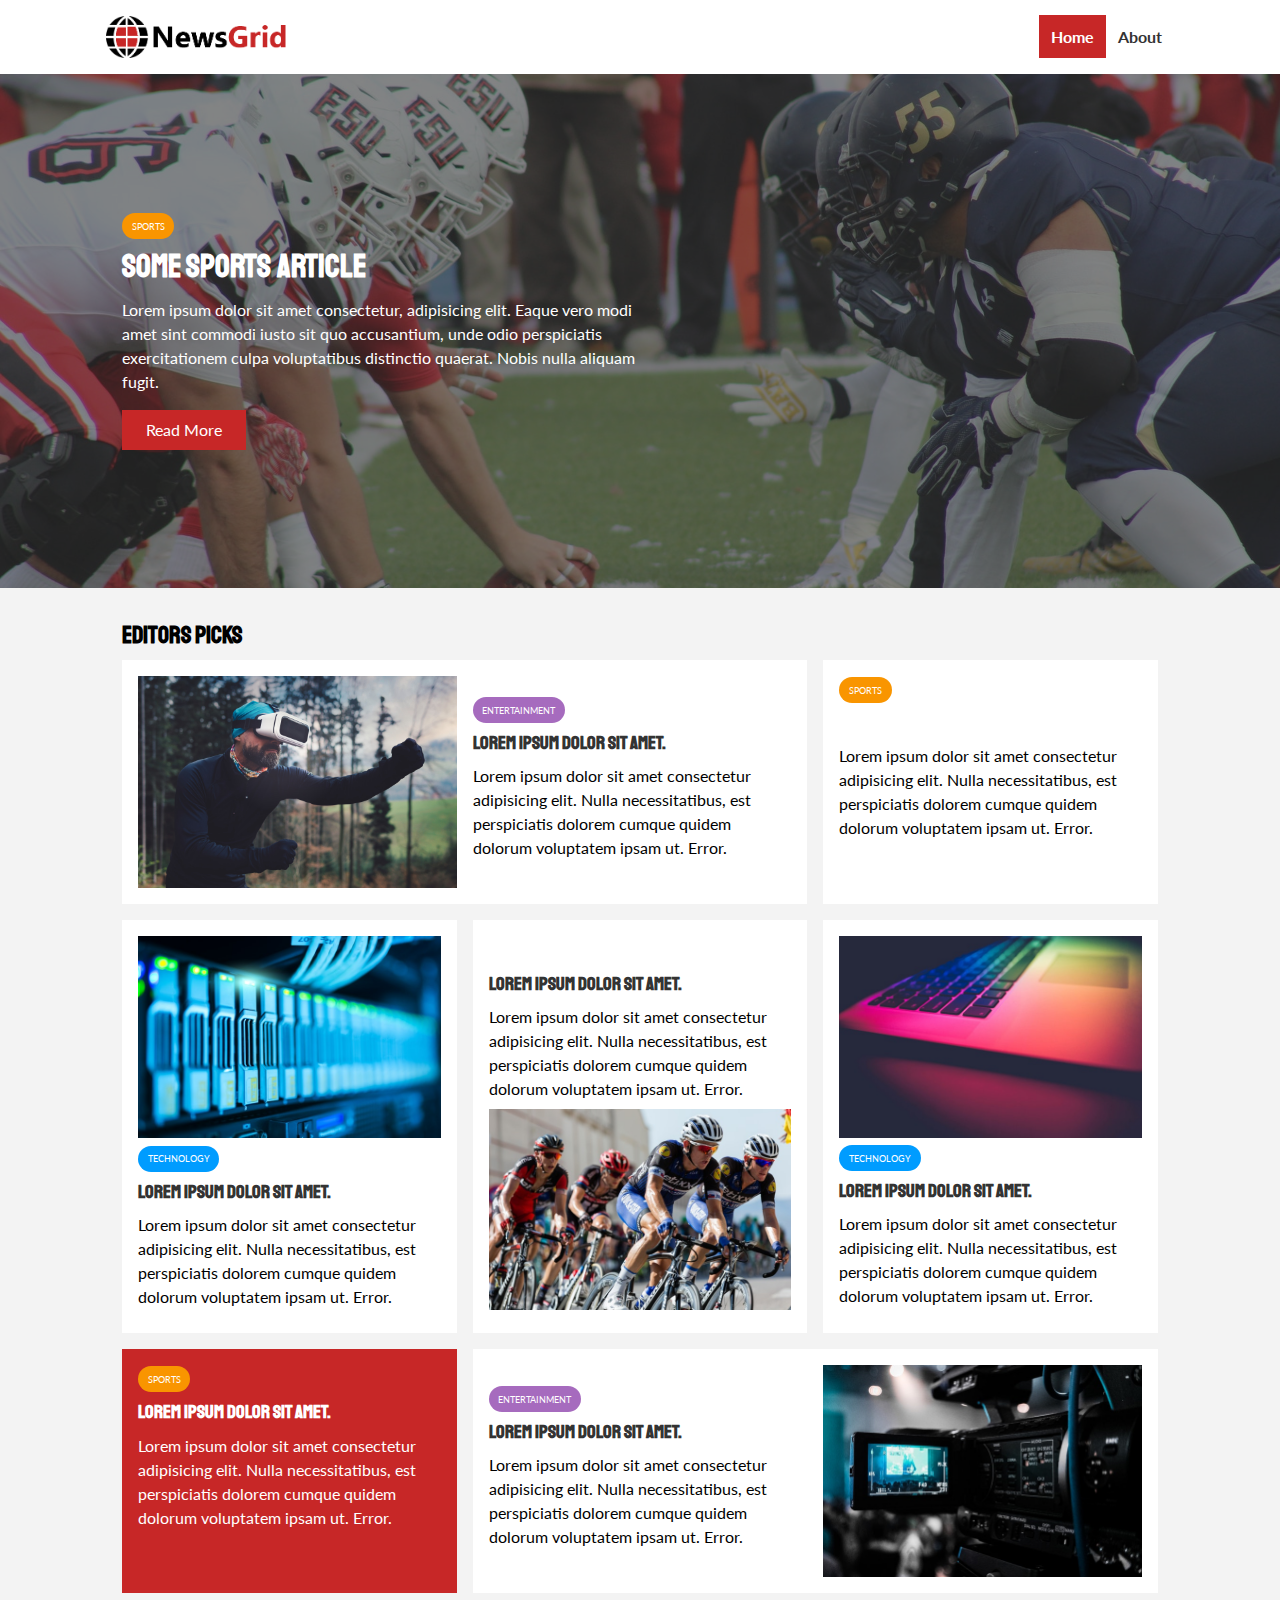
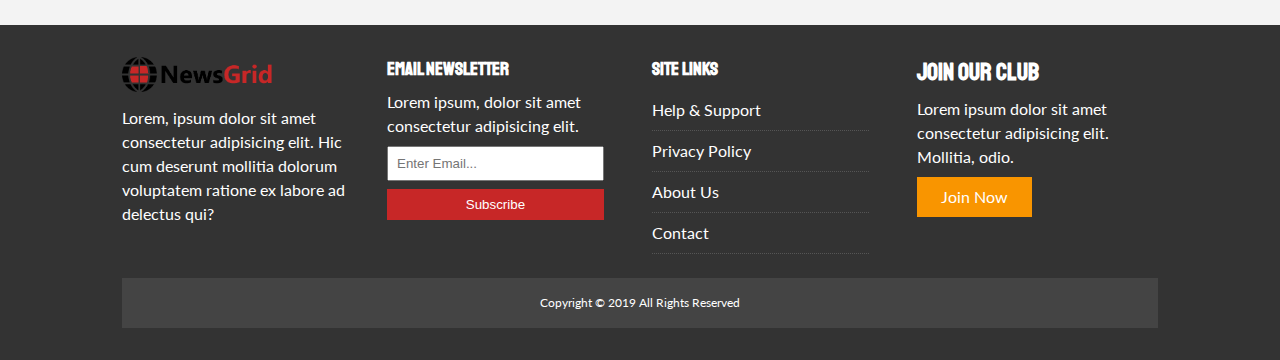
<file: index.html>
<!DOCTYPE html>
<html lang="en">
<head>
    <meta charset="UTF-8">
    <meta name="viewport" content="width=device-width, initial-scale=1.0">
    <meta http-equiv="X-UA-Compatible" content="ie=edge">
    <link rel="stylesheet" href="https://use.fontawesome.com/releases/v5.6.3/css/all.css" integrity="sha384-UHRtZLI+pbxtHCWp1t77Bi1L4ZtiqrqD80Kn4Z8NTSRyMA2Fd33n5dQ8lWUE00s/" crossorigin="anonymous">
    <link href="https://fonts.googleapis.com/css?family=Lato|Staatliches" rel="stylesheet">
    <link rel="stylesheet" href="css/style.css">
    <link rel="stylesheet" media="screen and (max-width: 768px)" href="css/mobile.css">
    <link rel="shortcut icon" type="image/x-icon" href="favicon.ico">
    <title>NewsGrid | Latest News</title> <link rel="shortcut icon" type="image/x-icon" href="favicon.ico">

</head>
<body>
    <nav id="main-nav">
      <div class="container">
        <img src="img/logo.png" alt="NewsGrid" class="logo">
        <div class="social">
          <a href="http://facebook.com" target="_blank"><i class="fab fa-facebook fa-2x"></i></a>
          <a href="http://twitter.com" target="_blank"><i class="fab fa-twitter fa-2x"></i></a>
          <a href="http://instagram.com" target="_blank"><i class="fab fa-instagram fa-2x"></i></a>
          <a href="http://youtube.com" target="_blank"><i class="fab fa-youtube fa-2x"></i></a>
        </div>
        <ul>
          <li><a class="current" href="index.html">Home</a></li>
          <li><a href="about.html">About</a></li>
        </ul>
      </div>
    </nav>
    <!--- Showcase-->
    <header id="showcase">
        <div class="container">
            <div class="showcase-container">
                <div class="showcase-content">
                    <div class="category category-sports">Sports</div>
                    <h1>Some Sports Article</h1>
                    <p>Lorem ipsum dolor sit amet consectetur, adipisicing elit. Eaque vero modi amet sint commodi iusto sit quo accusantium, unde odio perspiciatis exercitationem culpa voluptatibus distinctio quaerat. Nobis nulla aliquam fugit.</p>
                    <a href="article.html" class="btn btn-primary"> Read More</a>
                </div>
            </div>
        </div>
    </header>
    <!-- Home Articles -->
    <section id="home-articles" class="py-2">
        <div class="container">
            <h2>Editors Picks </h2>
            <div class="articles-container">
                <article class="card">
                    <img src="img/articles/ent1.jpg" alt="">
                    <div>
                        <div class="category category-ent">Entertainment</div>
                        <h3>
                            <a href="article.html">Lorem ipsum dolor sit amet.</a>
                        </h3>
                        <p>Lorem ipsum dolor sit amet consectetur adipisicing elit. Nulla necessitatibus, est perspiciatis dolorem cumque quidem dolorum voluptatem ipsam ut. Error.</p>
                    </div>
                </article>
                <article class="card bg-dark">
                    <div class="category category-sports">Sports</div>
                    <h3>
                        <a href="article.html">Lorem ipsum dolor sit amet.</a>
                    </h3>
                    <p>Lorem ipsum dolor sit amet consectetur adipisicing elit. Nulla necessitatibus, est perspiciatis dolorem cumque quidem dolorum voluptatem ipsam ut. Error.</p>
                </article>
                <article class="card">
                    <img src="img/articles/tech1.jpg" alt="">
                    <div class="category category-tech">Technology</div>
                    <h3>
                        <a href="article.html">Lorem ipsum dolor sit amet.</a>
                    </h3>
                    <p>Lorem ipsum dolor sit amet consectetur adipisicing elit. Nulla necessitatibus, est perspiciatis dolorem cumque quidem dolorum voluptatem ipsam ut. Error.</p>
                </article>
                <article class="card">
                    <div class="category category-SPORTS">Sports</div>
                    <h3>
                        <a href="article.html">Lorem ipsum dolor sit amet.</a>
                    </h3>
                    <p>Lorem ipsum dolor sit amet consectetur adipisicing elit. Nulla necessitatibus, est perspiciatis dolorem cumque quidem dolorum voluptatem ipsam ut. Error.</p>
                    <img src="img/articles/sports1.jpg" alt="">
                </article>
                <article class="card">
                    <img src="img/articles/tech2.jpg" alt="">
                    <div class="category category-tech">Technology</div>
                    <h3>
                        <a href="article.html">Lorem ipsum dolor sit amet.</a>
                    </h3>
                    <p>Lorem ipsum dolor sit amet consectetur adipisicing elit. Nulla necessitatibus, est perspiciatis dolorem cumque quidem dolorum voluptatem ipsam ut. Error.</p>
                </article>
                <article class="card bg-primary">
                    <div class="category category-sports">Sports</div>
                    <h3>
                        <a href="article.html">Lorem ipsum dolor sit amet.</a>
                    </h3>
                    <p>Lorem ipsum dolor sit amet consectetur adipisicing elit. Nulla necessitatibus, est perspiciatis dolorem cumque quidem dolorum voluptatem ipsam ut. Error.</p>
                </article>
                <article class="card">
                    <div>
                        <div class="category category-ent">Entertainment</div>
                        <h3>
                            <a href="article.html">Lorem ipsum dolor sit amet.</a>
                        </h3>
                        <p>Lorem ipsum dolor sit amet consectetur adipisicing elit. Nulla necessitatibus, est perspiciatis dolorem cumque quidem dolorum voluptatem ipsam ut. Error.</p>
                    </div>
                    <img src="img/articles/ent2.jpg" alt="">
                </article>
            </div>
        </div>
    </section>
    <!-- Footer -->
    <footer id="main-footer" class= "py-2">
        <div class="container footer-container">
            <div>
                <img src="img/logo.png" alt="NewsGrid">
                <p>Lorem, ipsum dolor sit amet consectetur adipisicing elit. Hic cum deserunt mollitia dolorum voluptatem ratione ex labore ad delectus qui?</p>
            </div>
            <div>
                <h3>Email Newsletter</h3>
                <p>Lorem ipsum, dolor sit amet consectetur adipisicing elit.</p>
                <form>
                    <input type="email" placeholder="Enter Email..." >
                    <input type="submit" value="Subscribe" class="btn btn-primary">
                </form>
            </div>
            <div>
                <h3>Site Links</h3>
                <ul class="list">
                    <li><a href="#">Help & Support</a></li>
                    <li><a href="#">Privacy Policy</a></li>
                    <li><a href="#">About Us</a></li>
                    <li><a href="#">Contact</a></li>
                </ul>
            </div>
            <div>
              <h2>Join Our Club</h2>
              <p>Lorem ipsum dolor sit amet consectetur adipisicing elit. Mollitia, odio.</p>
              <a href="#" class="btn btn-secondary">Join Now</a>  
            </div>
            <div>
                <p>Copyright &copy 2019 All Rights Reserved</p>
            </div>
        </div>
    </footer>
</body>
</html>
</file>
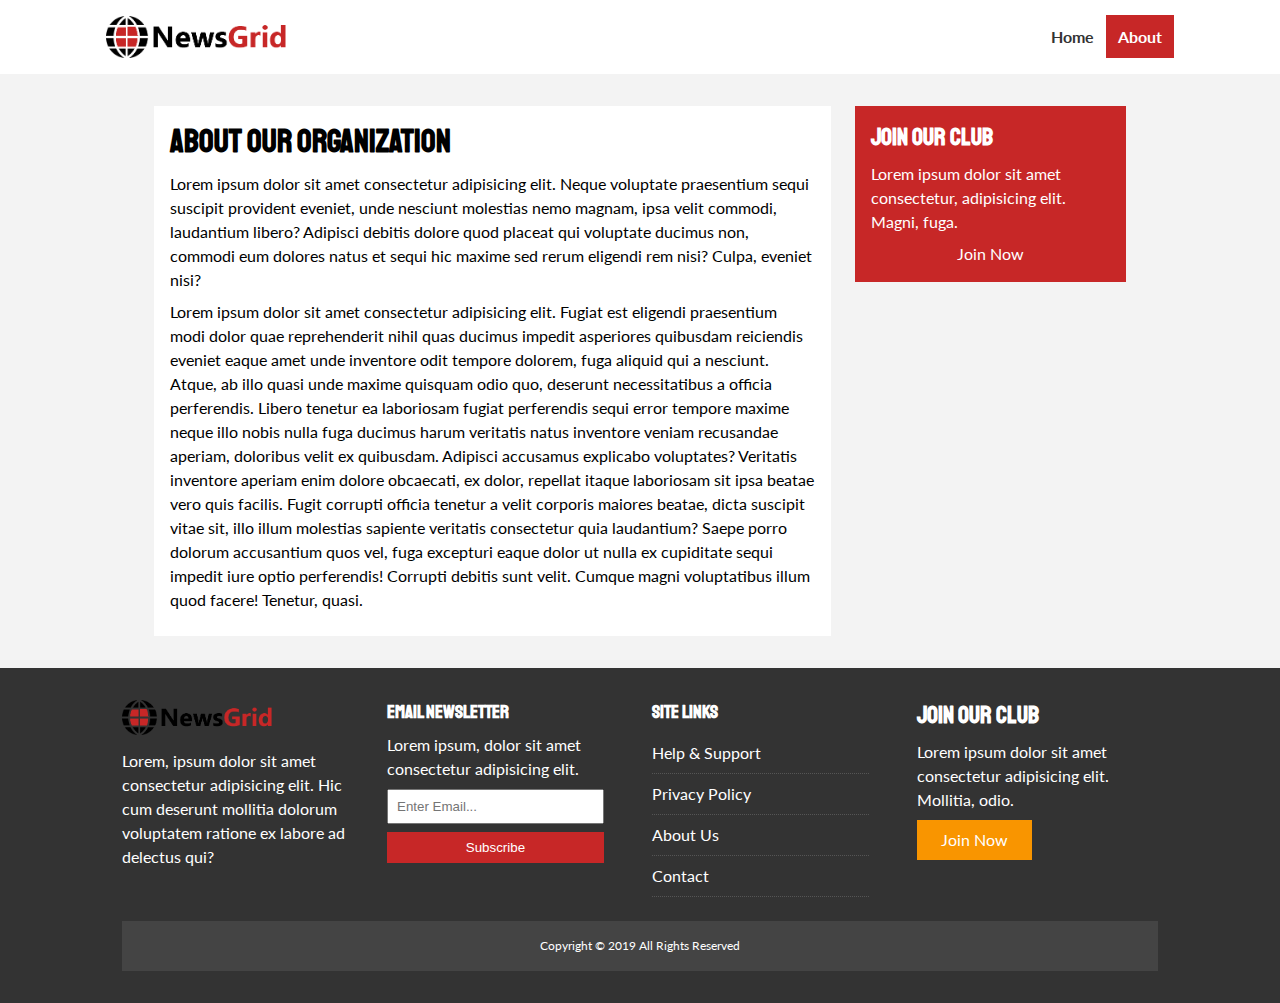
<file: about.html>
<!DOCTYPE html>
<html lang="en">
<head>
    <meta charset="UTF-8">
    <meta name="viewport" content="width=device-width, initial-scale=1.0">
    <meta http-equiv="X-UA-Compatible" content="ie=edge">
    <link rel="stylesheet" href="https://use.fontawesome.com/releases/v5.6.3/css/all.css" integrity="sha384-UHRtZLI+pbxtHCWp1t77Bi1L4ZtiqrqD80Kn4Z8NTSRyMA2Fd33n5dQ8lWUE00s/" crossorigin="anonymous">
    <link href="https://fonts.googleapis.com/css?family=Lato|Staatliches" rel="stylesheet">
    <link rel="stylesheet" href="css/style.css">
    <link rel="stylesheet" media="screen and (max-width: 768px)" href="css/mobile.css">
    <link rel="shortcut icon" type="image/x-icon" href="favicon.ico">
    <title>NewsGrid | About </title> <link rel="shortcut icon" type="image/x-icon" href="favicon.ico">

</head>
<body>
    <nav id="main-nav">
      <div class="container">
        <img src="img/logo.png" alt="NewsGrid" class="logo">
        <div class="social">
          <a href="http://facebook.com" target="_blank"><i class="fab fa-facebook fa-2x"></i></a>
          <a href="http://twitter.com" target="_blank"><i class="fab fa-twitter fa-2x"></i></a>
          <a href="http://instagram.com" target="_blank"><i class="fab fa-instagram fa-2x"></i></a>
          <a href="http://youtube.com" target="_blank"><i class="fab fa-youtube fa-2x"></i></a>
        </div>
        <ul>
          <li><a href="index.html">Home</a></li>
          <li><a class="current" href="about.html">About</a></li>
        </ul>
      </div>
    </nav>
    
    <section id="about">
        <div class="container">
            <div class="page-container">
                <article class='card'>
                    <h1 class="1-heading">About Our Organization</h1>
                    <p>Lorem ipsum dolor sit amet consectetur adipisicing elit. Neque voluptate praesentium sequi suscipit provident eveniet, unde nesciunt molestias nemo magnam, ipsa velit commodi, laudantium libero? Adipisci debitis dolore quod placeat qui voluptate ducimus non, commodi eum dolores natus et sequi hic maxime sed rerum eligendi rem nisi? Culpa, eveniet nisi?</p>
                    <p>Lorem ipsum dolor sit amet consectetur adipisicing elit. Fugiat est eligendi praesentium modi dolor quae reprehenderit nihil quas ducimus impedit asperiores quibusdam reiciendis eveniet eaque amet unde inventore odit tempore dolorem, fuga aliquid qui a nesciunt. Atque, ab illo quasi unde maxime quisquam odio quo, deserunt necessitatibus a officia perferendis. Libero tenetur ea laboriosam fugiat perferendis sequi error tempore maxime neque illo nobis nulla fuga ducimus harum veritatis natus inventore veniam recusandae aperiam, doloribus velit ex quibusdam. Adipisci accusamus explicabo voluptates? Veritatis inventore aperiam enim dolore obcaecati, ex dolor, repellat itaque laboriosam sit ipsa beatae vero quis facilis. Fugit corrupti officia tenetur a velit corporis maiores beatae, dicta suscipit vitae sit, illo illum molestias sapiente veritatis consectetur quia laudantium? Saepe porro dolorum accusantium quos vel, fuga excepturi eaque dolor ut nulla ex cupiditate sequi impedit iure optio perferendis! Corrupti debitis sunt velit. Cumque magni voluptatibus illum quod facere! Tenetur, quasi.</p>
                </article>
                <aside class="card bg-primary">
                    <h2>Join Our Club</h2>
                    <p>Lorem ipsum dolor sit amet consectetur, adipisicing elit. Magni, fuga.</p>
                    <a href="#" class="btn-dark btn-block">Join Now</a>
                </aside>
            </div>
        </div>
    </section>
    <!-- Footer -->
    <footer id="main-footer" class= "py-2">
        <div class="container footer-container">
            <div>
                <img src="img/logo.png" alt="NewsGrid">
                <p>Lorem, ipsum dolor sit amet consectetur adipisicing elit. Hic cum deserunt mollitia dolorum voluptatem ratione ex labore ad delectus qui?</p>
            </div>
            <div>
                <h3>Email Newsletter</h3>
                <p>Lorem ipsum, dolor sit amet consectetur adipisicing elit.</p>
                <form>
                    <input type="email" placeholder="Enter Email..." >
                    <input type="submit" value="Subscribe" class="btn btn-primary">
                </form>
            </div>
            <div>
                <h3>Site Links</h3>
                <ul class="list">
                    <li><a href="#">Help & Support</a></li>
                    <li><a href="#">Privacy Policy</a></li>
                    <li><a href="#">About Us</a></li>
                    <li><a href="#">Contact</a></li>
                </ul>
            </div>
            <div>
              <h2>Join Our Club</h2>
              <p>Lorem ipsum dolor sit amet consectetur adipisicing elit. Mollitia, odio.</p>
              <a href="#" class="btn btn-secondary">Join Now</a>  
            </div>
            <div>
                <p>Copyright &copy 2019 All Rights Reserved</p>
            </div>
        </div>
    </footer>
</body>
</html>
</file>
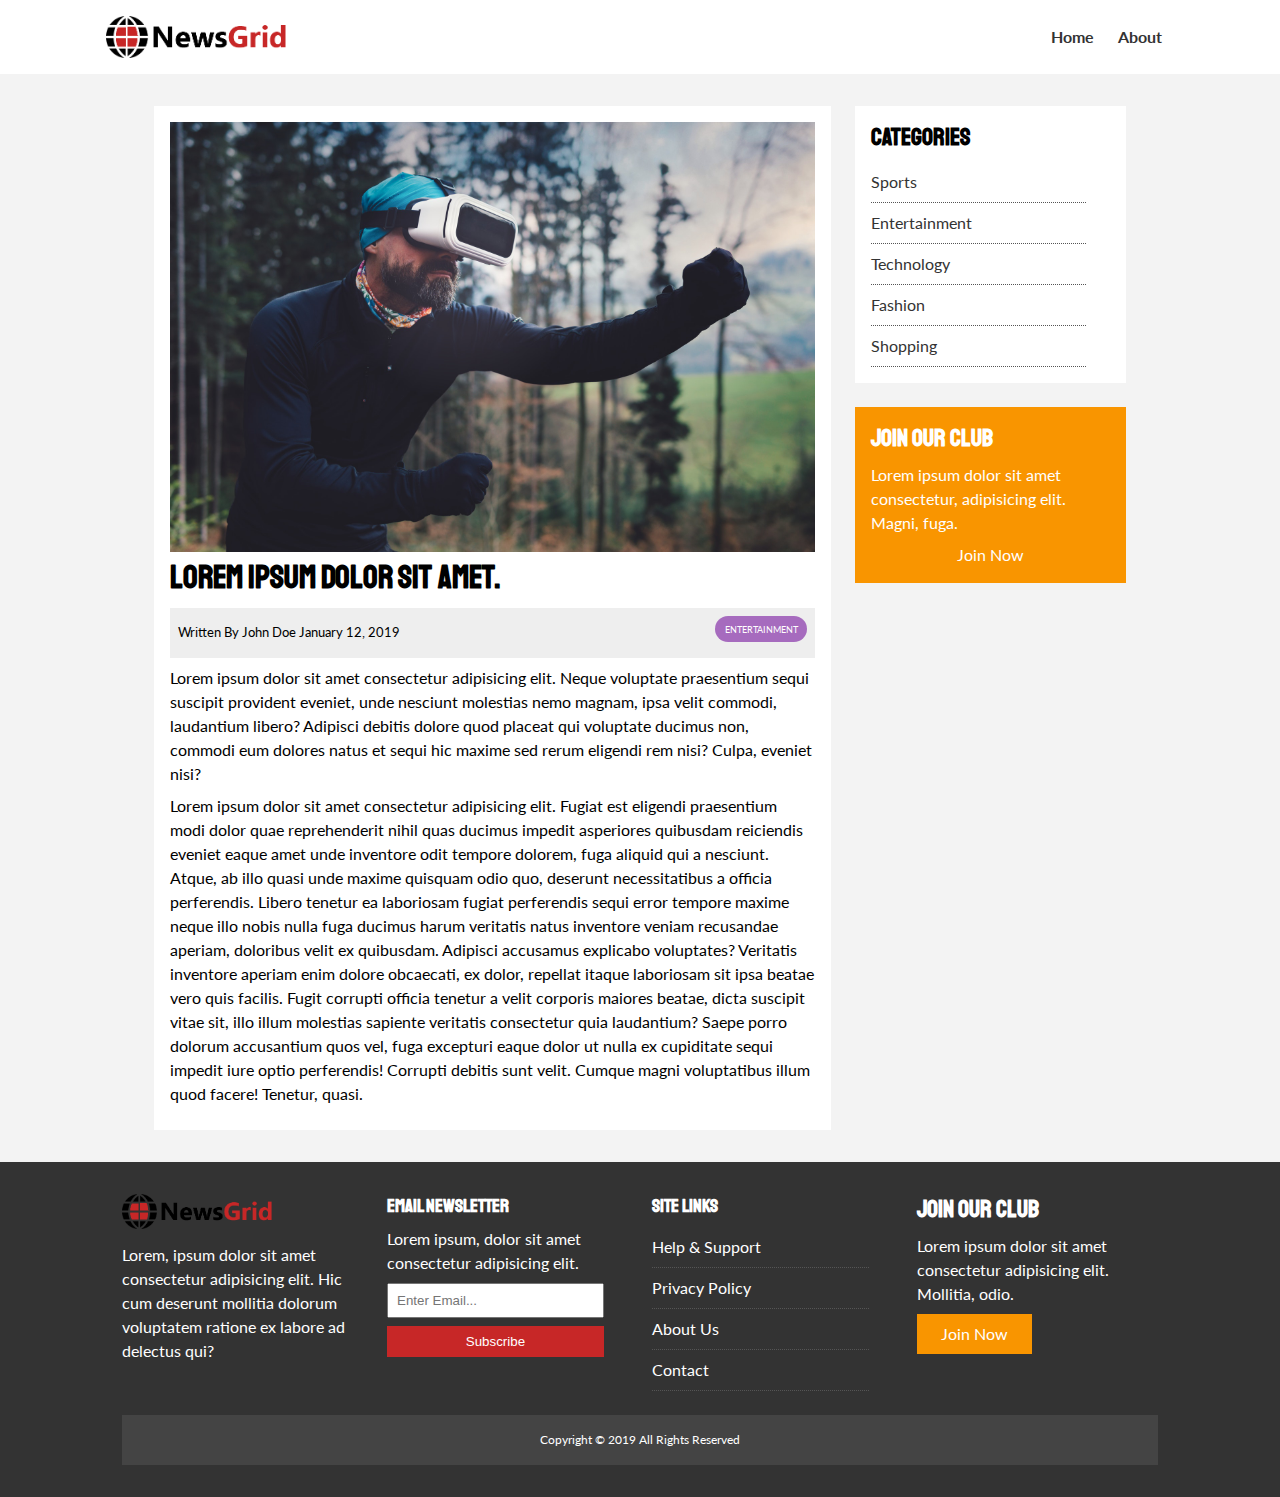
<file: article.html>
<!DOCTYPE html>
<html lang="en">
<head>
    <meta charset="UTF-8">
    <meta name="viewport" content="width=device-width, initial-scale=1.0">
    <meta http-equiv="X-UA-Compatible" content="ie=edge">
    <link rel="stylesheet" href="https://use.fontawesome.com/releases/v5.6.3/css/all.css" integrity="sha384-UHRtZLI+pbxtHCWp1t77Bi1L4ZtiqrqD80Kn4Z8NTSRyMA2Fd33n5dQ8lWUE00s/" crossorigin="anonymous">
    <link href="https://fonts.googleapis.com/css?family=Lato|Staatliches" rel="stylesheet">
    <link rel="stylesheet" href="css/style.css">
    <link rel="stylesheet" media="screen and (max-width: 768px)" href="css/mobile.css">
    <link rel="shortcut icon" type="image/x-icon" href="favicon.ico">
    <title>NewsGrid | Latests News </title> <link rel="shortcut icon" type="image/x-icon" href="favicon.ico">

</head>
<body>
    <nav id="main-nav">
      <div class="container">
        <img src="img/logo.png" alt="NewsGrid" class="logo">
        <div class="social">
          <a href="http://facebook.com" target="_blank"><i class="fab fa-facebook fa-2x"></i></a>
          <a href="http://twitter.com" target="_blank"><i class="fab fa-twitter fa-2x"></i></a>
          <a href="http://instagram.com" target="_blank"><i class="fab fa-instagram fa-2x"></i></a>
          <a href="http://youtube.com" target="_blank"><i class="fab fa-youtube fa-2x"></i></a>
        </div>
        <ul>
          <li><a href="index.html">Home</a></li>
          <li><a href="about.html">About</a></li>
        </ul>
      </div>
    </nav>
    
    <section id="article">
        <div class="container">
            <div class="page-container">
                <article class='card'>
                    <img src="img/articles/ent1.jpg" alt="">
                    <h1 class="1-heading">Lorem ipsum dolor sit amet.</h1>
                    <div class="meta">
                        <small>
                            <i class="fas fa-user"></i> Written By John Doe January 12, 2019
                        </small>
                        <div class="category category-ent">Entertainment</div>
                    </div>
                    <p>Lorem ipsum dolor sit amet consectetur adipisicing elit. Neque voluptate praesentium sequi suscipit provident eveniet, unde nesciunt molestias nemo magnam, ipsa velit commodi, laudantium libero? Adipisci debitis dolore quod placeat qui voluptate ducimus non, commodi eum dolores natus et sequi hic maxime sed rerum eligendi rem nisi? Culpa, eveniet nisi?</p>
                    <p>Lorem ipsum dolor sit amet consectetur adipisicing elit. Fugiat est eligendi praesentium modi dolor quae reprehenderit nihil quas ducimus impedit asperiores quibusdam reiciendis eveniet eaque amet unde inventore odit tempore dolorem, fuga aliquid qui a nesciunt. Atque, ab illo quasi unde maxime quisquam odio quo, deserunt necessitatibus a officia perferendis. Libero tenetur ea laboriosam fugiat perferendis sequi error tempore maxime neque illo nobis nulla fuga ducimus harum veritatis natus inventore veniam recusandae aperiam, doloribus velit ex quibusdam. Adipisci accusamus explicabo voluptates? Veritatis inventore aperiam enim dolore obcaecati, ex dolor, repellat itaque laboriosam sit ipsa beatae vero quis facilis. Fugit corrupti officia tenetur a velit corporis maiores beatae, dicta suscipit vitae sit, illo illum molestias sapiente veritatis consectetur quia laudantium? Saepe porro dolorum accusantium quos vel, fuga excepturi eaque dolor ut nulla ex cupiditate sequi impedit iure optio perferendis! Corrupti debitis sunt velit. Cumque magni voluptatibus illum quod facere! Tenetur, quasi.</p>
                </article>
                <aside id="categories" class="card">
                    <h2>Categories</h2>
                    <ul class="list">
                        <li><a href="#"><i class="fas fa-chevron-right"></i>Sports</a></li>
                        <li><a href="#"><i class="fas fa-chevron-right"></i>Entertainment</a></li>
                        <li><a href="#"><i class="fas fa-chevron-right"></i>Technology</a></li>
                        <li><a href="#"><i class="fas fa-chevron-right"></i>Fashion</a></li>
                        <li><a href="#"><i class="fas fa-chevron-right"></i>Shopping</a></li>
                    </ul>
                </aside>
                <aside class="card bg-secondary">
                    <h2>Join Our Club</h2>
                    <p>Lorem ipsum dolor sit amet consectetur, adipisicing elit. Magni, fuga.</p>
                    <a href="#" class="btn-dark btn-block">Join Now</a>
                </aside>
            </div>
        </div>
    </section>
    <!-- Footer -->
    <footer id="main-footer" class= "py-2">
        <div class="container footer-container">
            <div>
                <img src="img/logo.png" alt="NewsGrid">
                <p>Lorem, ipsum dolor sit amet consectetur adipisicing elit. Hic cum deserunt mollitia dolorum voluptatem ratione ex labore ad delectus qui?</p>
            </div>
            <div>
                <h3>Email Newsletter</h3>
                <p>Lorem ipsum, dolor sit amet consectetur adipisicing elit.</p>
                <form>
                    <input type="email" placeholder="Enter Email..." >
                    <input type="submit" value="Subscribe" class="btn btn-primary">
                </form>
            </div>
            <div>
                <h3>Site Links</h3>
                <ul class="list">
                    <li><a href="#">Help & Support</a></li>
                    <li><a href="#">Privacy Policy</a></li>
                    <li><a href="#">About Us</a></li>
                    <li><a href="#">Contact</a></li>
                </ul>
            </div>
            <div>
              <h2>Join Our Club</h2>
              <p>Lorem ipsum dolor sit amet consectetur adipisicing elit. Mollitia, odio.</p>
              <a href="#" class="btn btn-secondary">Join Now</a>  
            </div>
            <div>
                <p>Copyright &copy 2019 All Rights Reserved</p>
            </div>
        </div>
    </footer>
</body>
</html>
</file>
<file: css/style.css>
:root {
    --primary-color: #c72727;
    --secondary-color: #f99500;
    --light-color: #f3f3f3;
    --dark-color: #333;
    --max-width: 1100px;
}

.category {
    --sports-color: #f99500;
    --ent-color: #a66bbe;
    --tech-color: #009cff;
}

*{
    margin: 0;
    padding: 0;
    box-sizing: border-box;
}

body {
    font-family: 'Lato', sans-serif;
    line-height: 1.5;
    background: var(--light-color);
}

a{
    color: #333;
    text-decoration: none;
}

ul {
    list-style: none;
}

p {
    margin: .5rem 0;
}
img {
    width: 100%;
}

h1,h2,h3,h4,h5,h6 {
    font-family: 'Staatliches', cursive;
    margin-bottom: .55rem;
    line-height: 1.3;
}

/* Utility */
.container {
    max-width: var(--max-width);
    margin: auto;
    padding: 0 2rem;
    overflow: hidden;
}

.category {
    display:inline-block;
    color: #fff;
    font-size: 0.55rem;
    text-transform: uppercase;
    padding: 0.4rem 0.6rem;
    border-radius: 15px;
    margin-bottom: 0.5rem;
}

.category-sports{background: var(--sports-color)}
.category-ent{background: var(--ent-color)}
.category-tech{background: var(--tech-color)}

.btn {
    display: inline-block;
    border: none;
    background: var(--dark-color);
    color: #fff;
    padding: 0.5rem 1.5rem;
}
.btn-light {background: var(--light-color)}
.btn-primary {background: var(--primary-color)}
.btn-secondary {background: var(--secondary-color);}

.btn-block {
    display: block;
    width: 100%;
    text-align: center;
}
.btn:hover {
    opacity: 0.9;
}

.card {
    background :#fff;
    padding: 1rem;
}

.bg-light {
    background: var(--light-color);
    color: #fff;
}
.bg-primary {
    background: var(--primary-color);
    color: #fff;
}

.bg-secondary {
    background: var(--secondary-color);
    color: #fff;
}

.bg-dark h1,
.bg-dark h2,
.bg-dark h3,
.bg-dark a,
.bg-primary h1,
.bg-primary h2,
.bg-primary h3,
.bg-primary a,
.bg-secondary h1,
.bg-secondary h2,
.bg-secondary h3,
.bg-secondary a {
    color: #fff;
}

.py-1 { padding: 1.5rem 0}
.py-2 { padding: 2rem 0}
.py-3 { padding: 3rem 0}
.p-1 { padding: 1.5rem }
.p-2 { padding: 2rem }
.p-3 { padding: 3rem }

.l-heading {
    font-size: 3rem 
}

.list li {
    padding: .5rem 0;
    border-bottom: #555 dotted 1px;
    width: 90%
}

.list li a:hover {
    color: var(--primary-color) !important;
}

/* Inner page grid  container */
 .page-container {
    display: grid;
    grid-template-columns: 5fr 2fr;
    margin: 2rem;
    grid-gap: 1.5rem;
}

.page-container> *:first-child {
    grid-row: 1 / span 3;
}

/*  Navigation*/
#main-nav {
    background: #fff;
    position: sticky;
    top: 0;
    z-index: 2;
}

#main-nav .container {
    display: grid;
    grid-template-columns: 6fr 3fr 2fr;
    padding: 1rem;
    align-items: center;
}

#main-nav .logo {
    width: 180px;
}

#main-nav ul{
    justify-self: end;
    display: flex;
}

#main-nav ul li a {
    padding: 0.75rem;
    font-weight: bold;
}

#main-nav ul li a.current {
    background: var(--primary-color);
    color: white;
}

#main-nav ul li a:hover {
    background: var(--light-color);
    color: var(--dark-color);
}

#main-nav .social {
    justify-self: center;
}

#main-nav .social i {
    color: #777;
    margin-left: .5rem ;
}

/* Showcase */
#showcase {
    color: #fff;
    background: #333;
    padding: 2rem;
    position: relative;
}

#showcase:before {
    content: '';
    background: url(../img/featured.jpg) no-repeat center center/cover;
    position: absolute;
    top: 0;
    left: 0;
    width: 100%;
    height: 100%;
    opacity: 0.4;
}

#showcase .showcase-container {
    display: grid;
    grid-template-columns: repeat(2, 1fr);
    justify-content: center;
    align-items: center;
    height: 50vh;
}

#showcase .showcase-content {
    z-index: 1;
}

#showcase .showcase-content p {
    margin-bottom: 1rem;
}

/* Home Articles */
#home-articles .articles-container {
    display: grid;
    grid-template-columns: repeat(3, 1fr);
    grid-gap: 1rem;
}

#home-articles .articles-container > *:first-child,
#home-articles .articles-container > *:last-child {
    display: grid;
    grid-template-columns: repeat(2, 1fr);
    grid-gap: 1rem;
    align-items: center;
    grid-column: 1 / span 2;
}

#home-articles .articles-container > *:last-child {
    grid-column: 2 /span 2 ;
}

#article .meta {
    display: flex;
    justify-content: space-between;
    align-items: center;
    background: #eee;
    padding: 0.5rem;
}

#article .meta .category {
    margin-top: 0.4;
}
/* Footer */
#main-footer {
    background: var(--dark-color);
    color: #fff;
}

#main-footer img {
    width: 150px;
}

#main-footer a {
    color: #fff;
}

#main-footer .footer-container {
    display: grid;
    grid-template-columns: repeat(4, 1fr);
    grid-gap: 1.5rem;
}

#main-footer .footer-container > *:last-child {
    background: #444;
    grid-column: 1 / span 4;
    padding: .5rem;
    text-align:  center;
    font-size: 0.75rem;
}

#main-footer .footer-container input[type='email'] {
    width: 90%;
    padding: 0.5rem;
    margin-bottom: 0.5rem;
}

#main-footer .footer-container input[type='submit'] {
    width: 90%;
}
</file>
<file: css/mobile.css>
/* Navigation */
#main-nav .social {
    display: none;
}

#main-nav .container {
    grid-template-columns: 1fr;
    grid-gap: 1.2rem;
}

#main-nav ul,
#main-nav .logo {
    justify-self: center;
}

#main-nav ul li a {
    padding: 0.50rem;
}

#home-article .article-container {
    grid-template-columns: repeat(2, 1fr);
}

#home-articles .articles-container > *:first-child,
#home-articles .articles-container > *:last-child{
    grid-template-columns: 1fr;
    grid-column: 1;
}
@media(max-width: 600px) {
    /*  Stack Grid Items */
    #showcase .showcase-container,
    #home-articles .articles-container,
    #main-footer .footer-container {
        grid-template-columns: 1fr;
    }
    #main-footer .footer-container > *:last-child {
        grid-column: 1;
    } 
    #main-footer .footer-container > *:first-child,
    #main-footer .footer-container > *:nth-child(2)
    #main-footer .footer-container > * {
        border-bottom: #444 dotted 1px;
        padding-bottom: 1rem;
    }
    
    .page-container {
        grid-template-columns: 1fr;
        text-align: center ;
    }

    .page-container > *:first-child {
        grid-row: 1 / span 1;
    }

    .l-heading {
        font-size:2rem;
    }
}
</file>
